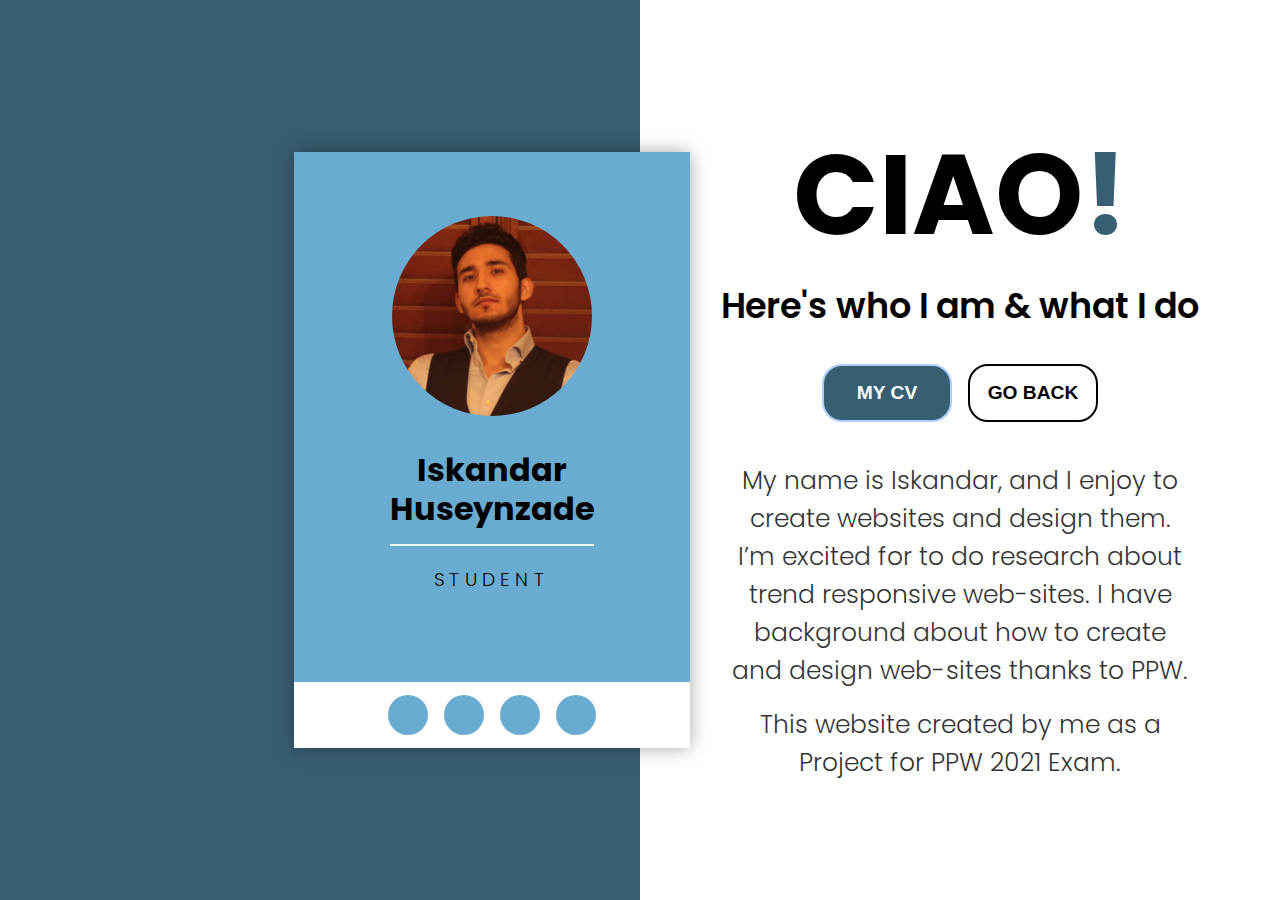
<file: about.html>
<!DOCTYPE html>
<html lang="en">
  <head>
    <meta charset="utf-8">
    <meta http-equiv="X-UA-Compatible" content="IE=edge">
    <title>About Page</title>
    <meta name="viewport" content="width=device-width, initial-scale=1">
    <link rel="stylesheet" href="css/about.css">
    <link rel="stylesheet" href="https://cdnjs.cloudflare.com/ajax/libs/font-awesome/5.15.1/css/all.min.css" integrity="sha512-+4zCK9k+qNFUR5X+cKL9EIR+ZOhtIloNl9GIKS57V1MyNsYpYcUrUeQc9vNfzsWfV28IaLL3i96P9sdNyeRssA==" crossorigin="anonymous" />
  </head>
  <body>
    
    <div class = "about-wrapper">
      <div class = "about-left">
        <div class = "about-left-content">
          <div>
            <div class = "shadow">
              <div class = "about-img">
                <img src = "img/about-img.jpg" alt = "about image">
              </div>
            </div>

            <h2>Iskandar<br>Huseynzade</h2>
            <h3>Student</h3>
          </div>

          <ul class = "icons">
            <li><i class = "fab fa-facebook-f"></i></li>
            <li><i class = "fab fa-twitter"></i></li>
            <li><i class = "fab fa-linkedin"></i></li>
            <li><i class = "fab fa-instagram"></i></li>
          </ul>
        </div>
      </div>

      <div class = "about-right">
        <h1>CIAO<span>!</span></h1>
        <h2>Here's who I am & what I do</h2>
        <div class = "about-btns">

         <form method="get" action="download/Iskandar%20CV.pdf"> 
           <button type = "submit" class = "btn btn-pink" >MY CV</button>
          </form>

          <button type = "button" class = "btn btn-white" onclick="history.go(-1)">Go Back</button>
          
        </div>

        <div class = "about-para">
          <p>My name is Iskandar, and I enjoy to create websites and design them. I’m excited for to do research about trend responsive web-sites. I have background about how to create and design web-sites thanks to PPW.</p>
          <p>This website created by me as a Project for PPW 2021 Exam.</p>
        </div>
      </div>
    </div>


  </body>
</html>
</file>
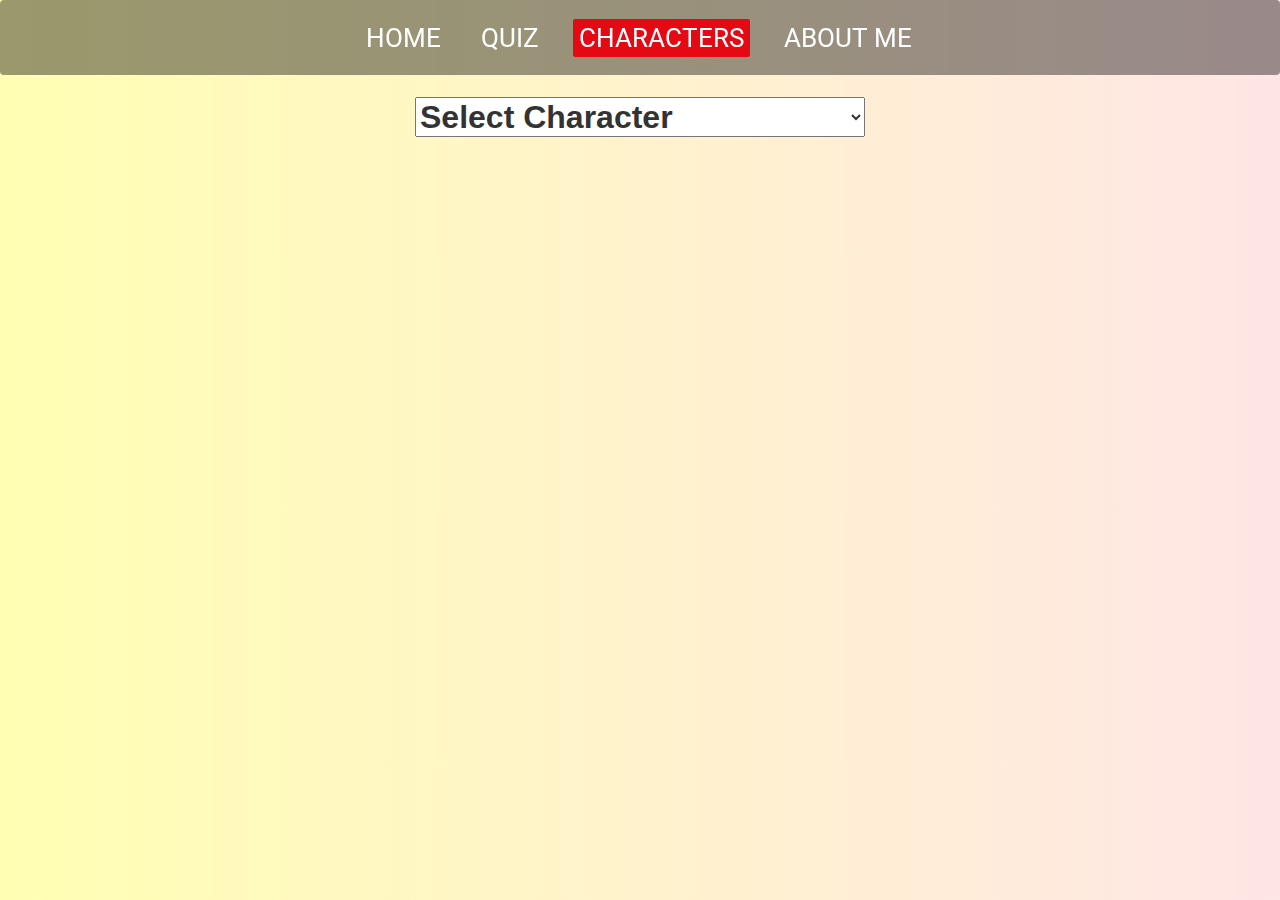
<file: characters.html>
<!DOCTYPE html>
<html lang="en">
<head>
    <meta charset="UTF-8">
    <meta http-equiv="X-UA-Compatible" content="IE=edge">
    <meta name="viewport" content="width=device-width, initial-scale=1.0">
    <title>Home Page</title>
    <link rel="stylesheet" href="https://cdnjs.cloudflare.com/ajax/libs/twitter-bootstrap/3.3.7/css/bootstrap.min.css">
    <link rel="stylesheet" href="css/characters.css">
    <script src="http://ajax.googleapis.com/ajax/libs/jquery/1.10.2/jquery.min.js"></script>
    <script src="javascript/characters.js"></script>
</head>

<body>
    <link rel="stylesheet" href="https://cdnjs.cloudflare.com/ajax/libs/font-awesome/4.7.0/css/font-awesome.min.css">

    <div class="wrapper">
        <nav class="navbar">
            <ul>
                <li><a href="index.html">HOME</a></li>
                <li><a href="quiz.html">QUIZ</a></li>
                <li><a class="active" href="characters.html">CHARACTERS</a></li>
                <li><a href="about.html">ABOUT ME</a></li>
            </ul>
        </nav>
    </div>
   
<select id='purpose'>
    <option value="0">Select Character</option>
    <option value="1">Assane Diop</option>
    <option value="2">Hubert Pellegrini</option>
    <option value="3">Gabriel Dumont</option>
    <option value="4">Juliette Pellegrini</option>
    <option value="5">Leonard</option>
    <option value="6">Benjamin Ferel</option>
    <option value="7">Claire</option>
    <option value="8">Babakar Diop</option>    
    <option value="9">Yousef Guedira</option>
</select>

    <div style='display:none;' id='businessd'>Business Name<br/>&nbsp;
    <br/>&nbsp;
        <input type='text' class='text' name='business' value size='20' />
        <input type='text' class='text' name='business' value size='20' />
        <br/>
    </div>
    <div style='display:none;' id='business_new'>Business Name<br/>&nbsp;
    <br/>&nbsp;
        <input type='text' class='text' name='business' value="1254" size='20' />
        <input type='text' class='text' name='business' value size='20' />
        <br/>
    </div>




    <div style='display:none;' class='container' id="assane">	
        
        <div class="product-details">
            
        <h1>ASSANE DIOP</h1>

            
                <p class="information">" Assane began to use his talents to avenge his father's death and outwit those who stood in his way. However, he struggles to balance his quest for revenge with his commitments to his ex-wife and son.</p>    
    
         <div class="control">
        
     <button class="btn" onclick="window.location.href='https://netflix.fandom.com/wiki/Assane_Diop'">
       <span class="buy">Read More</span>
     </button>
        
    </div>
                
    </div>
        
    <div class="product-image">
        
        <img src="img/assane.png" alt="">
        
    <div class="info">
        <h2> Description</h2>
        <ul>
            <li><strong>Gender : </strong>Male </li>
            <li><strong>Born: </strong>1981 (age 40)</li>
            <li><strong>Friends: </strong>Claire (ex-wife)<br>
                Juliette Pellegrini (affair)</li>
            <li><strong>Enemies: </strong>Hubert Pellegrini<br>Gabriel Dumont, Léonard</li>
        </ul>
    </div>
    </div>
    </div>



    <div style='display:none;' class='container' id="hubert">	
        
        <div class="product-details">
            
        <h1>Hubert Pellegrini</h1>

                <p class="information">" Hubert is a powerful businessman. When a diamond necklace was stolen from his safe, he immediately blamed his chauffeur Babakar Diop, who was arrested and died in prison.</p>    
    
         <div class="control">

            <button class="btn" onclick="window.location.href='https://netflix.fandom.com/wiki/Hubert_Pellegrini'">
                <span class="buy">Read More</span>
              </button>
        
    </div>
                
    </div>
        
    <div class="product-image">
        
        <img src="img/hubert.png" alt="">
        
    <div class="info">
        <h2> Description</h2>
        <ul>
            <li><strong>Gender : </strong>Male </li>
            <li><strong>Birth place : </strong>Neuilly-sur-Seine</li>
            <li><strong>Born: </strong>1947 (age 74)</li>
            <li><strong>Friends: </strong>Gabriel Dumont</li>
            <li><strong>Enemies: </strong>Assane Diop</li>
        </ul>
    </div>
    </div>
    </div>



    <div style='display:none;' class='container' id="dumont">	
        
        <div class="product-details">
            
        <h1>GABRIEL DUMONT</h1>

            
                <p class="information">" Dumont was the detective in charge of overseeing the Babakar Diop case. Now he is the commissioner of the Parisian police force, but often finds himself subservient to Hubert Pellegrini.</p>    
    
         <div class="control">
            <button class="btn" onclick="window.location.href='https://netflix.fandom.com/wiki/Gabriel_Dumont'">
                <span class="buy">Read More</span>
              </button>
        
    </div>
                
    </div>
        
    <div class="product-image">
        
        <img src="img/gabriel.png" alt="">
        
    <div class="info">
        <h2> Description</h2>
        <ul>
            <li><strong>Gender : </strong>Male </li>
            <li><strong>Birth place : </strong>Paris</li>
            <li><strong>Born: </strong>1960 (age 61 )</li>
            <li><strong>Friends: </strong>Hubert Pellegrini</li>
            <li><strong>Enemies: </strong>Assane Diop</li>
        </ul>
    </div>
    </div>
    </div>



    <div style='display:none;' class='container' id="juliette">	
        
        <div class="product-details">
            
        <h1>JULIETTE PELLEGRINI</h1>

            
                <p class="information">" Juliette is Anne and Hubert's daughter, and Assane's on-and-off paramour. She is in the process of starting to provide opportunities to underprivileged children.</p>    
    
         <div class="control">
        
            <button class="btn" onclick="window.location.href='https://netflix.fandom.com/wiki/Juliette_Pellegrini'">
                <span class="buy">Read More</span>
              </button>
        
    </div>
                
    </div>
        
    <div class="product-image">
        
        <img src="img/juliette.png" alt="">
        
    <div class="info">
        <h2> Description</h2>
        <ul>
            <li><strong>Gender : </strong>Female </li>
            <li><strong>Birth place : </strong>Neuilly-sur-Seine</li>
            <li><strong>Born: </strong>1978 (age 43)</li>
            <li><strong>Friends: </strong>Assane Diop (affair)</li>
        </ul>
    </div>
    </div>
    </div>


    <div style='display:none;' class='container' id="anne">	
        
        <div class="product-details">
            
        <h1>LEONARD</h1>

            
                <p class="information">" Léonard was employed as an assassin by Hubert Pellegrini, and was responsible for the murders of Babakar Diop and Fabienne Bériot as well as the kidnapping of Raoul Diop.</p>    
    
         <div class="control">
        
            <button class="btn" onclick="window.location.href='https://netflix.fandom.com/wiki/Leonard'">
                <span class="buy">Read More</span>
              </button>
        
    </div>
                
    </div>
        
    <div class="product-image">
        
        <img src="img/leonard.png" alt="">
        
    <div class="info">
        <h2> Description</h2>
        <ul>
            <li><strong>Gender : </strong>Male </li>
            <li><strong>Birth place : </strong>Rouen</li>
            <li><strong>Born: </strong>1971 (age 50)</li>
            <li><strong>Affiliation: </strong>Hubert Pellegrini</li>
            <li><strong>Enemies: </strong>Assane Diop</li>
            
        </ul>
    </div>
    </div>
    </div>



    <div style='display:none;' class='container' id="fabienne">	
        
        <div class="product-details">
            
        <h1>Benjamin Ferel</h1>

            
                <p class="information">" Benjamin is best friends with Assane Diop, whom he met at an elite boarding school, and currently runs an antique shop, while assisting Assane with his less-than-legal dealings in his spare time.</p>    
    
         <div class="control">
        
            <button class="btn" onclick="window.location.href='https://netflix.fandom.com/wiki/Benjamin_Ferel'">
                <span class="buy">Read More</span>
              </button>
        
    </div>
                
    </div>
        
    <div class="product-image">
        
        <img src="img/benjamin.png" alt="">
        
    <div class="info">
        <h2> Description</h2>
        <ul>
            <li><strong>Gender : </strong>Male </li>
            <li><strong>Birth place : </strong>Paris</li>
            <li><strong>Born: </strong>1981 (age 40)</li>
            <li><strong>Friends: </strong>Assane Diop (bf)<br>Claire,
                Philippe Courbet</li>
            <li><strong>Enemies: </strong>Hubert Pellegrini</li>
            
        </ul>
    </div>
    </div>
    </div>



    <div style='display:none;' class='container' id="claire">	
        
        <div class="product-details">
            
        <h1>CLAIRE DIOP</h1>           
                <p class="information">" Claire is Assane's ex-wife, whom she is raising alone while working at a hospital. She is repeatedly caught between her continuing love for Assane and her fears that his unstable lifestyle.</p>    
    
         <div class="control">


            <button class="btn" onclick="window.location.href='https://netflix.fandom.com/wiki/Claire'">
                <span class="buy">Read More</span>
              </button>
    </div>
                
    </div>
        
    <div class="product-image">
        
        <img src="img/claire.png" alt="">
        
    <div class="info">
        <h2> Description</h2>
        <ul>
            <li><strong>Gender : </strong>Female </li>
            <li><strong>Birth place : </strong>Lille</li>
            <li><strong>Born: </strong>1981 (age 40)</li>
            <li><strong>Friends: </strong>Benjamin Ferel</li>
            <li><strong>Romance: </strong>Assane Diop (ex)<br>
                Marc (boyfriend)
                </li>
        </ul>
    </div>
    </div>
    </div>



    <div style='display:none;' class='container' id="babakar">	
        
        <div class="product-details">
            
        <h1>BABAKAR DIOP</h1>

            
                <p class="information">" Babakar was Assane Diop's father. Originally from Senegal, he immigrated to France with his son and gained employment as a chauffeur for Hubert Pellegrini. </p>    
    
         <div class="control">
        
            <button class="btn" onclick="window.location.href='https://netflix.fandom.com/wiki/Babakar_Diop'">
                <span class="buy">Read More</span>
              </button>
        
    </div>
                
    </div>
        
    <div class="product-image">
        
        <img src="img/babakr.png" alt="">
        
    <div class="info">
        <h2> Description</h2>
        <ul>
            <li><strong>Gender : </strong>Male </li>
            <li><strong>Birth place : </strong>Senegal</li>
            <li><strong>Born: </strong>1960 (age 61)</li>
            <li><strong>Friends: </strong>Anne Pellegrini</li>
            <li><strong>Enemies: </strong>Hubert Pellegrini</li>
        </ul>
    </div>
    </div>
    </div>



    <div style='display:none;' class='container' id="yousef">	
        
        <div class="product-details">
            
        <h1>YOUSEF GUEDIRA</h1>

            
                <p class="information">" Guédira is a detective in the Paris police force. He is the first to recognize that the culprit was inspired by Arsène Lupin, his ideas are initially not taken seriously by his colleagues. </p>    
    
         <div class="control">

            <button class="btn" onclick="window.location.href='https://netflix.fandom.com/wiki/Youssef_Guedira'">
                <span class="buy">Read More</span>
              </button>
        
    </div>
                
    </div>
        
    <div class="product-image">
        
        <img src="img/yousef.png" alt="">
        
    <div class="info">
        <h2> Description</h2>
        <ul>
            <li><strong>Gender : </strong>Male </li>
            <li><strong>Birth place : </strong>Senegal</li>
            <li><strong>Born: </strong>1960 (age 61)</li>
            <li><strong>Friends: </strong>Sofia Belkacem<br>Romain Laugier, 
                Assane Diop</li>
            <li><strong>Enemies: </strong>Gabriel Dumont<br>
                Hubert Pellegrini</li>
        </ul>
    </div>
    </div>
    </div>

</body>
</html>
</file>
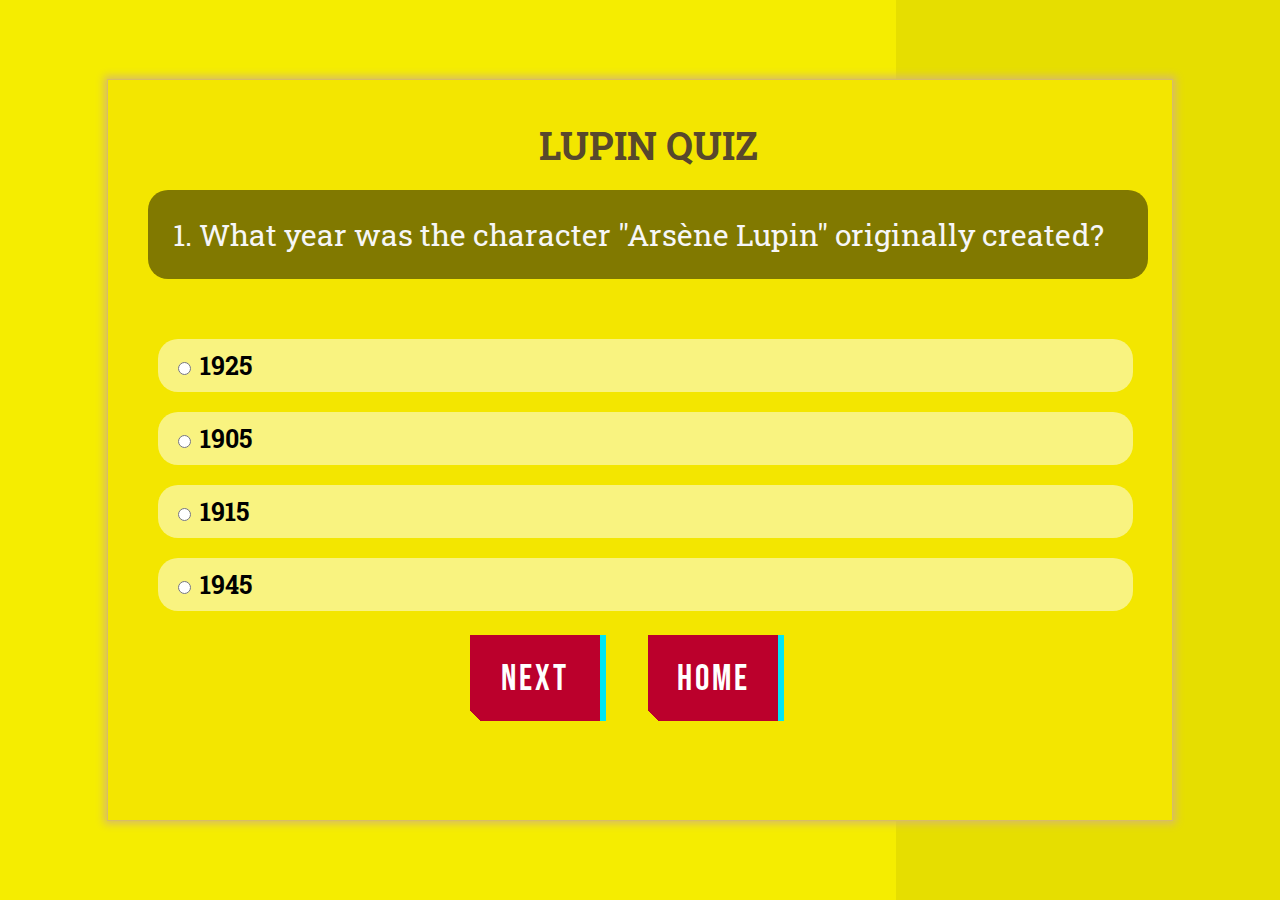
<file: qlupin.html>
<!DOCTYPE html>
<html lang="en">
	<head>
		<title>Lupin Quiz</title>
		<link href="https://fonts.googleapis.com/css?family=Roboto+Slab" rel="stylesheet">
		<link href="css/lupinstyle.css" rel="stylesheet">
    <link rel="preconnect" href="https://fonts.gstatic.com"> 
    <link href="https://fonts.googleapis.com/css2?family=Bebas+Neue&display=swap" rel="stylesheet">
	</head>
	<body>
		<div id="quizContainer" class="container">
			<div class="title">Lupin Quiz</div>
			<div id="question" class="question"></div>
			<label class="option"><input type="radio" name="option" value="1" /> <span id="opt1"></span></label>
			<label class="option"><input type="radio" name="option" value="2" /> <span id="opt2"></span></label>
			<label class="option"><input type="radio" name="option" value="3" /> <span id="opt3"></span></label>
			<label class="option"><input type="radio" name="option" value="4" /> <span id="opt4"></span></label>
           
            <button id="nextButton" class="cybr-btn" onclick="loadNextQuestion();">Next </button>        
              
              <button id="homeButton" class="cybr-btn" onclick="window.location.href='index.html'">Home</button>      
		</div>

		<div id="result" class="container result" style="display:none;">  
		</div>
        <div class="bott">

        <button id="homeButton2" class="cybr-btn" onclick="window.location.href='index.html'" style="display:none;">Home 
        </button>  
        <button id="tryButton" class="cybr-btn" onclick="window.location.href='qlupin.html'" style="display:none;">Try Again
          </button>  
        </div>
          
		<script src="javascript/quiz-script.js"></script>
	</body>
</html>
</file>
<file: css/about.css>
@import url('https://fonts.googleapis.com/css2?family=Poppins:wght@200;300;400;500;600;700;800&display=swap');

*{
    padding: 0;
    margin: 0;
    box-sizing: border-box;
}
body{
    font-family: 'Poppins', sans-serif;
}
a {
    color: inherit;
    text-decoration: inherit;
  }
.about-wrapper{
    height: 100vh;
}
.about-left{
    background: #385E72;
    display: flex;
    flex-direction: column;
    align-items: center;
    justify-content: center;
    height: 100vh;
}
.about-left-content > div{
    background: #6AABD2;
    padding: 4rem 4rem 2.5rem 5rem;
    text-align: center;
}
.about-left-content{
    box-shadow: 0px 0px 18px -1px rgba(0, 0, 0, 0.39);
    -webkit-box-shadow: 0px 0px 18px -1px rgba(0, 0, 0, 0.39);
    -moz-box-shadow: 0px 0px 18px -1px rgba(0, 0, 0, 0.39);
}
.about-img img{
    display: block;
    width: 200px;
}
.about-img{
    width: 200px;
    height: 200px;
    overflow: hidden;
    border-radius: 50%;
    transition: all 0.5s ease-in-out;
}
.shadow{
    margin-left: auto;
    margin-right: auto;
    border-radius: 50%;
    width: 200px;
    height: 200px;
    position: relative;
    cursor: pointer;
}
.shadow::after{
    content: "";
    position: absolute;
    background: rgba(0, 0, 0, 0.4);
    left: 50%;
    transform: translateX(-50%);
    bottom: -20px;
    height: 7px;
    width: 50px;
    filter: blur(3px);
    -webkit-filter: blur(3px);
    opacity: 0;
    transition: all 0.6s ease;
}
.shadow:hover .about-img{
    transform: translateY(-10px);
}
.shadow:hover::after{
    opacity: 1;
}
.about-left-content h2{
    font-size: 2rem;
    margin: 2.2rem 0 0.6rem 0;
    line-height: 1.2;
    padding-bottom: 1rem;
    border-bottom: 2px solid #edffec;
}
.about-left-content h3{
    text-transform: uppercase;
    font-weight: 300;
    letter-spacing: 5px;
    margin-top: 1.2rem;
}
.icons{
    background: #fff;
    display: flex;
    justify-content: center;
    padding: 0.8rem 0;
}
.icons li{
    list-style-type: none;
    background: #6AABD2;
    color: #fff;
    width: 40px;
    height: 40px;
    margin: 0 0.5rem;
    border-radius: 50%;
    display: flex;
    justify-content: center;
    align-items: center;
    font-size: 1.2rem;
    cursor: pointer;
    transition: all 0.5s ease-in-out;
}
.icons li:hover{
    background: #edffec;
    color: #000;
}
.about-right{
    background: #fff;
    height: 100vh;
    display: flex;
    flex-direction: column;
    align-items: center;
    justify-content: center;
    padding: 0 5rem;
    text-align: center;
}
.about-right h1{
    font-size: 7rem;
    text-transform: uppercase;
}
.about-right h1 span{
    color: #385E72;
}
.about-right h2{
    font-weight: 600;
}
.about-btns{
    display: flex;
    margin: 2rem 0;
}
.btn{
    border: none;
    font-size: 0.9rem;
    text-transform: uppercase;
    border: 2px solid #000;
    border-radius: 20px;
    padding: 0.55rem 0;
    width: 130px;
    font-weight: 600;
    background: transparent;
    margin: 0 0.5rem;
    cursor: pointer;
}
.btn.btn-pink{
    background: #385E72;
    color: #fff;
    border-color: #adceff;
    transition: all 0.5s ease-in-out;
}
.btn.btn-pink:hover{
    background: transparent;
    border-color: #000000;
    color: #000;
}
.btn.btn-white{
    transition: all 0.5s ease-in-out;
}
.btn.btn-white:hover{
    background: #385E72;
    border-color:  #adceff;
    color: #fff;
}
.about-para p{
    font-weight: 300;
    padding: 0.5rem;
    opacity: 0.8;
}


@media screen and (min-width: 320px){
    .about-wrapper{
        display: grid;
        grid-template-columns: repeat(1, 1fr);
    }
    .about-left{
        position: relative;
    }
    .about-left-content{
        position: absolute;
        right: 70px;
    }
}

@media screen and (min-width: 481px){
    .about-wrapper{
        display: grid;
        grid-template-columns: repeat(1, 1fr);
    }
    .about-left{
        position: relative;
    }
    .about-left-content{
        position: absolute;
        right: 90px;
    }
}


@media screen and (min-width: 768px){
    .about-wrapper{
        display: grid;
        grid-template-columns: repeat(1, 1fr);
    }
    .about-left{
        position: relative;
    }
    .about-left-content{
        position: absolute;
        right: 180px;
    }

 .btn{
     font-size: 1.2rem;
     padding: 1rem;
 }

 .about-right h2{
    font-weight: 600;
    font-size: 35px;
}

 .about-para p{
   font-size: 32px;
}

.about-left-content > div{
    background: #6AABD2;
    padding: 4rem 6rem 5.5rem 6rem;
    text-align: center;
}

}


@media screen and (min-width: 992px){
    .about-wrapper{
        display: grid;
        grid-template-columns: repeat(2, 1fr);
    }
    .about-left{
        position: relative;
    }
    .about-left-content{
        position: absolute;
        right: -50px;
    }

    .about-para p{
        font-size: 25px;
     }
}
</file>
<file: css/characters.css>
@import url('https://fonts.googleapis.com/css2?family=Bebas+Neue&family=Bree+Serif&family=EB+Garamond:ital,wght@0,500;1,800&display=swap');
@import url('https://fonts.googleapis.com/css2?family=Cabin&display=swap');
@import url('https://fonts.googleapis.com/css?family=Roboto:700&display=swap');
@import url('https://fonts.googleapis.com/css?family=Roboto:700');

*{
	margin: 0;
	padding: 0;
	font-family: sans-serif;
  }

	body {
	background: #DFC2F2;
	background-image: linear-gradient( to right, #ffffb3,#ffe6e6);
	background-attachment: fixed;	
	background-size: cover;
	}

	.navbar{
		position: fixed;
		height: 80px;
		width: 100%;
		top: 0;
		left: 0;
	    text-align:center;
		background: rgba(0,0,0,0.4);
	}
	.navbar .logo{
		width: 140px;
		height: auto;
		padding: 20px 100px;
	}
	.navbar ul{
	  display:block;
	  margin-right: 4rem;
	}
	.navbar ul li{
		list-style: none;
		margin: 0 8px;
		display: inline-block;
		line-height: 80px;
	}
	.navbar ul li a{
		font-size: 20px;
		font-family: 'Roboto', sans-serif;
		color: white;
		padding: 6px 13px;
		text-decoration: none;
		transition: .4s;
	}
	.navbar ul li a.active,
	.navbar ul li a:hover{
		background: #E50914;
		border-radius: 2px;
	}
	.wrapper .center{
		position: absolute;
		left: 50%;
		top: 55%;
		transform: translate(-50%, -50%);
		font-family: sans-serif;
		user-select: none;
	}

#purpose{
	width: 200px;
	align-items: center;
	justify-content: center;
	display: flex;
	position: absolute;
	margin: 5em auto;
	right: 0%;
	left: 0%;
	top: 8%;
	font-family: 'Arial', sans-serif;
}

.container{
	box-shadow: 0 15px 30px 1px grey;
	background: rgba(255, 255, 255, 0.90);
	align-items: center;
	justify-content: center;
	display: flex;
	position: absolute;

	right: 0%;
	left: 0%;
	top: 15%;

	border-radius: 5px;
	overflow: hidden;
	margin: 5em auto;
	height: 350px;
	width: 700px;
}

.product-details {
	position: relative;
	text-align: left;
	overflow: hidden;
	padding: 30px;
	height: 100%;
	float: left;
	width: 40%;
}

.container .product-details h1{
	font-family: 'Bebas Neue', cursive;
	display: inline-block;
	position: relative;
	font-size: 30px;
	color: #344055;
	margin: 0;
	
}

.container .product-details h1:before{
	position: absolute;
	content: '';
	right: 0%; 
	top: 0%;
	transform: translate(25px, -15px);
	font-family: 'Bree Serif', serif;
	display: inline-block;
	background: #ffe6e6;
	border-radius: 5px;
	font-size: 14px;
	padding: 5px;
	color: white;
	margin: 0;
	animation: chan-sh 6s ease infinite;

}

.container .product-details > p {
font-family: 'EB Garamond', serif;
	text-align: center;
	font-size: 18px;
	color: #7d7d7d;
	
}

.control{
	position: absolute;
	bottom: 20%;
	left: 22.8%;
	
}
.btn {

	transform: translateY(0px);
	transition: 0.3s linear;
	background:  #809fff;
	border-radius: 5px;
 	position: relative;
 	overflow: hidden;
	cursor: pointer;
	outline: none;
	border: none;
	color: #eee;
	padding: 0;
	margin-bottom: -3rem;
	
}

.btn:hover{transform: translateY(-6px);
	background: #1a66ff;}

.btn span {
	font-family: 'Farsan', cursive;
	transition: transform 0.3s;
	display: inline-block;
  padding: 10px 20px;
	font-size: 1.2em;
	margin:0;
	
}

.btn .buy {
	z-index: 3; 
	font-weight: bolder;
	font-family: 'Cabin', sans-serif;

}


.product-image {
	transition: all 0.3s ease-out;
  float: right;
	position: relative;
	overflow: hidden;
	height: 100%;
	width: 45%;
}

.container img {
	width: 100%;
	height: 100%;
}

.info {
    background: rgba(27, 26, 26, 0.9);
    font-family: 'Bree Serif', serif;
    transition: all 0.3s ease-out;
    transform: translateX(-100%);
    position: absolute;
    line-height: 1.8;
    text-align: left;
    font-size: 105%;
    cursor: no-drop;
    color: #FFF;
    height: 100%;
    width: 100%;
    left: 0;
    top: 0;
}

.info h2 {text-align: center}
.product-image:hover .info{transform: translateX(0);}

.info ul li{transition: 0.3s ease;}
.info ul li:hover{transform: translateX(50px) scale(1.3);}

.product-image:hover img {transition: all 0.3s ease-out;}
.product-image:hover img {transform: scale(1.2, 1.2);}

@media screen and (min-width: 320px){

	  .navbar{
        height: 40px;
        padding: 1px 2px 2px 2px;
    }

    .navbar ul{
      margin-top: -1.5rem;
    }
    
    .navbar ul li{
        margin: 0 -15px 0 15px;
    }
    
    .navbar ul li a{
      font-size: 12.5px;
      padding: 4px 6px;
    }     

	.container{
		width: 300px;
		height: 220px;
	}

	.product-details{
		width: 60%;
	}

	.product-image {
		height: 100%;
		width: 50%;
	}

	.container .product-details h1{
		bottom: 7%;
		font-size: 20px;
	}

	.container .product-details > p {
	margin-top: -10px;
	font-size: 9px;
	text-align: left;
	}

	.btn{
		margin-top: 50px;
	}

	.btn span{
		padding: 5px 10px;
	}

	.btn .buy{
     font-size: 10px;
	}

	.info{
		font-size: 72%;
	}

	.info h2{
		font-size: 14px;
	}

	.info ul{
		margin-left: 25px;
	}

	.info ul li:hover{transform: translateX(5px) scale(1.01);}

  }

  @media screen and (min-width: 481px){

    .navbar{
        height: 55px;
        padding: 1px 0;
    }

    .navbar ul{
      margin-top: -1.5rem;
    }
    
    .navbar ul li{
		
        margin: 0 6px 0 24px;
    }
    
    .navbar ul li a{
      font-size: 16.5px;
      padding: 4px 6px;
    }    
  .container{
	  width: 450px;
	  height: 270px;
  }

  .product-details{
	  width: 55%;
  }

 .container .product-details h1{
	  bottom: 7%;
	  font-size: 25px;
  }

  .container .product-details > p {
  margin-top: -10px;
  font-size: 15.6px;
  text-align: left;
  }

  .btn{
	  margin-top: 45px;
  }

  .btn span{
	  padding: 5px 10px;
  }

  .btn .buy{
   font-size: 13px;
  }

  .info{
	  font-size: 105%;
  }

  .info h2{
	  font-size: 20px;
  }

  .info ul{
	  margin-left: 25px;
  }

  .info ul li:hover{transform: translateX(10px) scale(1.01);}

}


@media screen and (min-width: 768px){
	.navbar{
        height: 75px;
        padding: 8px 0;
    }

    .navbar ul{
      margin-top: -1.5rem;
	  margin-right: 2px;
    }
    
    .navbar ul li{
        margin: 0 12px;
    }
    
    .navbar ul li a{
      font-size: 25.5px;
      padding: 4px 6px;
    }    

  .container{
	  width: 680px;
	  height: 370px;
  }

  #purpose{
	  width: 350px;
	  font-weight: bold;
      top: 2%;
	  font-size: 25px;
	}

  .product-details{
	  width: 55%;
  }

  .container .product-details h1{
	  bottom: 7%;
	  font-size: 35px;
  }

  .container .product-details > p {
  margin-top: -10px;
  font-size: 22.8px;
  text-align: left;
  }

  .btn{
	  display: flex;
	  align-items: center;
	  justify-content: center;
  }

  .btn span{
	  padding: 5px 10px;
  }

  .btn .buy{
   font-size: 20px;
  }

  .info{
	  font-size: 135%;
  }

  .info h2{
	  font-size: 23px;
  }

  .info ul{
	  margin-left: 32px;
  }

  .info ul li:hover{transform: translateX(10px) scale(1.01);}

}


@media screen and (min-width: 1024px){
	.navbar{
        height: 105px;
        padding: 25px 0;
    }

    .navbar ul{
      margin-top: -1.5rem;
	  margin-right: 2px;
    }
    
    .navbar ul li{
        margin: 0 12px;
    }
    
    .navbar ul li a{
      font-size: 32.5px;
      padding: 4px 6px;
    }    

	.container{
		width: 680px;
		height: 370px;
	}
  
	#purpose{
		width: 350px;
		font-weight: bold;
		top: 2%;
		font-size: 25px;
	  }
  
	.product-details{
		width: 55%;
	}
  
	.container .product-details h1{
		bottom: 7%;
		font-size: 35px;
	}
  
	.container .product-details > p {
	margin-top: -10px;
	font-size: 22.8px;
	text-align: left;
	}

  .btn{
	  display: flex;
	  align-items: center;
	  justify-content: center;
  }

  .btn span{
	  padding: 5px 10px;
  }

  .btn .buy{
   font-size: 24px;
  }

  .info{
	  font-size: 145%;
  }

  .info h2{
	  font-size: 33px;
  }

  .info ul{
	  margin-left: 42px;
  }

  .info ul li:hover{transform: translateX(10px) scale(1.05);}

}



@media screen and (min-width: 1200px){
	.navbar{
        height: 75px;
        padding: 12px 0;
    }

    .navbar ul{
      margin-top: -1.5rem;
	  margin-right: 2px;
	  margin-left: 0px;
    }
    
    .navbar ul li{
        margin: 0 12px;
    }
    
    .navbar ul li a{
      font-size: 25.5px;
      padding: 4px 6px;
    }    

  .container{
	  width: 880px;
	  height: 480px;
  }

  #purpose{
	  width: 450px;
	  font-weight: bold;
      top: -7%;
	  font-size: 32px;
	}

  .product-details{
	  width: 55%;
  }

  .container .product-details h1{
	  bottom: 3%;
	  font-size: 38px;
  }

 .container .product-details > p {
  margin-top: -10px;
  font-size: 30px;
  text-align: left;
  }

  .btn{
	  display: flex;
	  align-items: center;
	  justify-content: center;
  }

  .btn span{
	  padding: 5px 10px;
  }

  .btn .buy{
   font-size: 24px;
  }

  .info{
	  font-size: 175%;
  }

  .info h2{
	  font-size: 33px;
  }

  .info ul{
	  margin-left: 42px;
  }

  .info ul li:hover{transform: translateX(10px) scale(1.05);}

}
</file>
<file: css/lupinstyle.css>
body{
	font-family: 'Roboto Slab', serif;
    background: linear-gradient(90deg, #f5ed00 70%, #e6de00 70%), #fff700;  
}

.container{
	height: 330px;
	width: 1000px;
	position: absolute;
	top:50%;
	left:50%;
	transform: translateX(-50%) translateY(-50%);
	background: #F3E600;
	padding: 20px;
	border: 1px solid #d8bc66;
	box-shadow: 0 0 8px 3px  #d8bc66;
}

.title{
	padding-top: 20px;
	text-align: center;
	font-size: 36px;
	text-transform: uppercase;
	color: 	#58482c;
}

.question{
	padding: 20px;
	font-size: 22px;
	background: #817900;
	border-radius: 20px;
	margin: 10px 0 10px 0;
	color: #f6f6f6;
}

.option{
	width: 470px;
	display: inline-block;
	padding: 10px 0 10px 15px;
	vertical-align: middle;
	background: rgba(255, 255, 255, 0.5);
	margin: 10px 0 10px 10px;
	color: #000000;
	border-radius: 20px;
}

.option:hover{
	background: #796035;
    transform: scale(1.02);
    transition: 1s;
	color: #f6f6f6;
}

.result{
	height: 100px;
	text-align: center;
	font-size: 75px;
}

.option input:checked .option{
	background: #796035;
	color: #000;
}


button, button::after {
  width: 380px;
  height: 86px;
  font-size: 36px;
  font-family: 'Bebas Neue', cursive;
  background: linear-gradient(45deg, transparent 5%, #bb002c 5%);
  border: 0;
  color: #fff;
  letter-spacing: 3px;
  line-height: 88px;
  box-shadow: 6px 0px 0px #00E6F6;
  outline: transparent;
  position: relative;
}

button:hover{
  background: linear-gradient(45deg, transparent 5%, #970024 5%);
}

button::after {
  --slice-0: inset(50% 50% 50% 50%);
  --slice-1: inset(80% -6px 0 0);
  --slice-2: inset(50% -6px 30% 0);
  --slice-3: inset(10% -6px 85% 0);
  --slice-4: inset(40% -6px 43% 0);
  --slice-5: inset(80% -6px 5% 0);
  
  content: 'JUST DO IT';
  display: block;
  position: absolute;
  top: 0;
  left: 0;
  right: 0;
  bottom: 0;
  background: linear-gradient(45deg, transparent 3%, #00E6F6 3%, #00E6F6 5%, #FF013C 5%);
  text-shadow: -3px -3px 0px #F8F005, 3px 3px 0px #00E6F6;
  clip-path: var(--slice-0);
}

button:hover::after {
  animation: 1s glitch;
  animation-timing-function: steps(2, end);
}

@keyframes glitch {
  0% {
    clip-path: var(--slice-1);
    transform: translate(-60px, -2px);
  }
  10% {
    clip-path: var(--slice-3);
    transform: translate(-60px, 2px);
  }
  20% {
    clip-path: var(--slice-1);
    transform: translate(-60px, 2px);
  }
  30% {
    clip-path: var(--slice-3);
    transform: translate(-60px, 3px);
  }
  40% {
    clip-path: var(--slice-2);
    transform: translate(-60px, 0px);
  }
  50% {
    clip-path: var(--slice-3);
    transform: translate(-60px, 0px);
  }
  60% {
    clip-path: var(--slice-4);
    transform: translate(-60px, 10px);
  }
  70% {
    clip-path: var(--slice-2);
    transform: translate(-40px, 10px);
  }
  80% {
    clip-path: var(--slice-5);
    transform: translate(-60px, -1px);
  }
  90% {
    clip-path: var(--slice-1);
    transform: translate(-60px, 0px);
  }
  100% {
    clip-path: var(--slice-1);
    transform: translate(0);
  }
}
  #quizContainer .cybr-btn{
    display: inline-block;
    width:130px;
}

.bott{
align-items: center;
justify-content: center;
}

    
@media screen and (min-width: 320px){

  .container{
    height: 830px;
    width: 1000px;
    padding-right: 0px;
  }

  .title{
    font-size: 48px;
    font-weight: bold
  }

  .question{
    font-size: 40px;
    padding: 25px;
    margin: 20px 0 50px 0;
  }
  
  .option{
    width: 960px;
    font-size: 35px;
    font-weight: bold;
  }
  .result{
    height: 120px;
  }

  .bott{
    align-items: center;
    justify-content: center;
    display: flex;
    position: absolute;
    right: 0%;
    left: 0%;
    top: 58%;
    }

    .bott #homeButton2{
      margin-right: 1rem;
    }
    
    .bott #tryButton{
      margin-right: 1rem;
    }

button, button::after {
  margin-left: 22px;
  margin-right: 22px;
  top: 2%;
  left: 30%;
  width: 180px;
  height: 86px;

}


}


@media screen and (min-width: 481px){

  .container{
    height: 800px;
    width: 1000px;
    padding-right: 1.5rem;
    padding-left: 2.5rem;
  }

  .title{
    font-size: 48px;
    font-weight: bold
  }

  .question{
    font-size: 40px;
    padding: 25px;
    margin: 20px 0 50px 0;
  }
  
  .option{
    width: 960px;
    font-size: 35px;
    font-weight: bold;
  }

  .result{
    height: 120px;
  }

  .bott{
    align-items: center;
    justify-content: center;
    display: flex;
    position: absolute;
    right: 0%;
    left: 0%;
    top: 58%;
    }

  }


  @media screen and (min-width: 1200px){

    body{
      overflow: hidden;
    }

    .container{
      height: 700px;
      width: 1000px;
      padding-right: 1.5rem;
    }
  
    .title{
      font-size: 38px;
      font-weight: bold
    }
  
    .question{
      font-size: 30px;
      padding: 25px;
      margin: 20px 0 50px 0;
    }
    
    .option{
      width: 960px;
      font-size: 25px;
      font-weight: bold;
    }

    .result{
      height: 120px;
    }

    .bott{
      align-items: center;
      justify-content: center;
      display: flex;
      position: absolute;
      right: 20%;
      left: 0%;
      top: 65%;
      }  

  }
</file>
